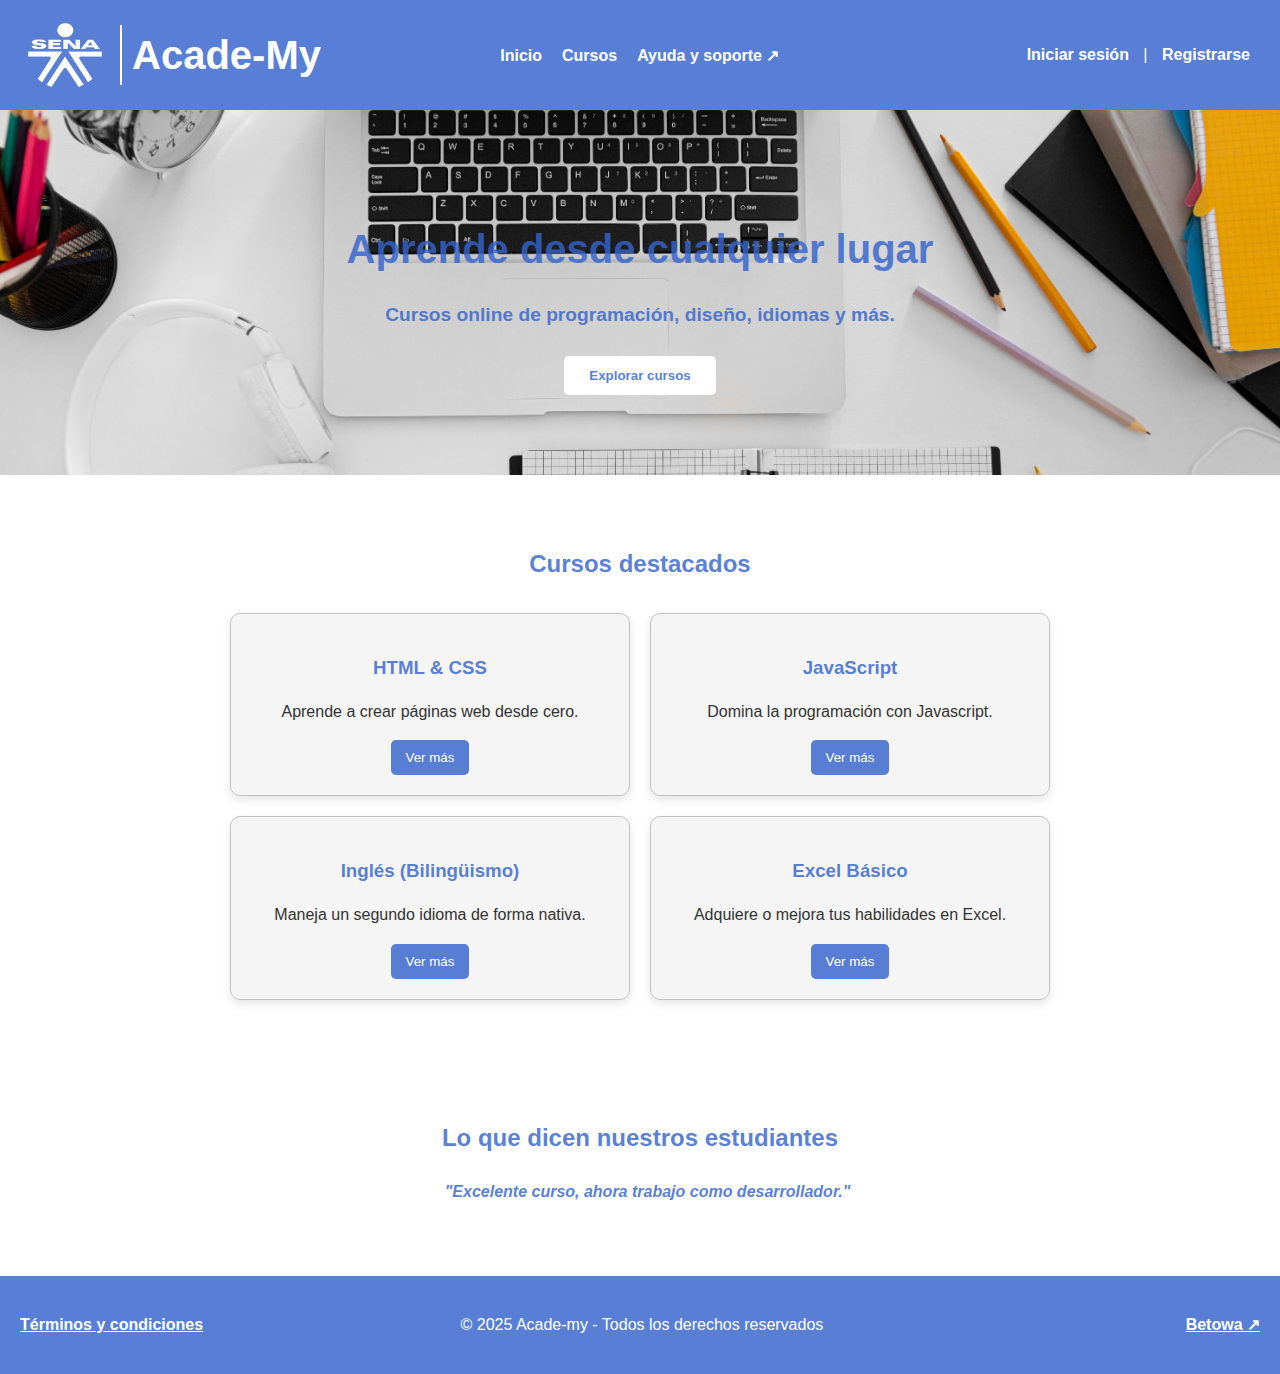
<file: HTML/index.html>
<!DOCTYPE html>
<html lang="es">
<head>
    <meta charset="UTF-8">
    <meta name="viewport" content="width=device-width, initial-scale=1.0">
    <link rel="icon" href="/IMG/logosena.png" type="image/png"> <!-- Este es el ícono pequeño que aparece al lado del nombre de la página en la pestaña del navegador.-->
    <title>Acade-My - Plataforma de cursos Sena</title>
    <link rel="stylesheet" href="/CSS/index.css"> <!-- CSS principal-->
    <link rel="stylesheet" href="/CSS/header.css"> <!-- header global-->
    <link rel="stylesheet" href="/CSS/footer.css"> <!-- footer global-->
</head>
<body>

    <!-- Header -->
    <header>
        <div class="logo-contenedor">
            <img src="/IMG/logosena.png" alt="img" width="90" height="80">
            <div class="barra"></div>
            <div class="nombre">Acade-My</div>
        </div>

        <nav>
            <ul class="menu">
                <li><a href="/HTML/index.html">Inicio</a></li>
                <li><a href="https://betowa.sena.edu.co/oferta?modality=A&modality=P">Cursos</a></li>
                <li><a href="https://portal.senasofiaplus.edu.co/">Ayuda y soporte ↗</a></li> <!--Redirige a SofíaPlus-->
            </ul>
        </nav>
        
        <div class="reg">
            <a href="/HTML/log.html">Iniciar sesión</a> | <a href="/HTML/reg.html">Registrarse</a>
        </div>
    </header>

    <!-- Banner -->
    <main>
        <section class="banner">
            <h1>Aprende desde cualquier lugar</h1>
            <p>Cursos online de programación, diseño, idiomas y más.</p>
            <a href="https://betowa.sena.edu.co/oferta?modality=A&modality=P"><button>Explorar cursos</button></a>
        </section>
        
        <!-- Catálogo -->
        <section class="cursos">
            <h2>Cursos destacados</h2>
            <div class="lista-cursos">
                <article class="curso">
                    <h3>HTML & CSS</h3>
                    <p>Aprende a crear páginas web desde cero.</p>
                    <a href="/HTML/html-css.html"></href><button>Ver más</button></a>
                </article>
                <article class="curso">
                    <h3>JavaScript</h3>
                    <p>Domina la programación con Javascript.</p>
                    <a href="/HTML/javascript.html"></href><button>Ver más</button></a>
                </article>
                <article class="curso">
                    <h3>Inglés (Bilingüismo)</h3>
                    <p>Maneja un segundo idioma de forma nativa.</p>
                    <a href="/HTML/ingles.html"></href><button>Ver más</button></a>
                </article>
                <article class="curso">
                    <h3>Excel Básico</h3>
                    <p>Adquiere o mejora tus habilidades en Excel.</p>
                    <a href="/HTML/excel.html"></href><button>Ver más</button></a>
            </div>
        </section>

        <!-- Testimonios -->
        <section class="testimonios">
            <h2>Lo que dicen nuestros estudiantes</h2>
            <h4>"Excelente curso, ahora trabajo como desarrollador."</h4>
        </section>
    </main>
    <!-- Footer -->
    <footer>
        <nav>
            <a href="/HTML/terms.html">Términos y condiciones</a>
            <p>&copy; 2025 Acade-my - Todos los derechos reservados</p>
            <a href="https://betowa.sena.edu.co/">Betowa ↗</a> <!--Redirige a la página Betowa-->
        </nav>
    </footer>
    
</body>
</html>
</file>
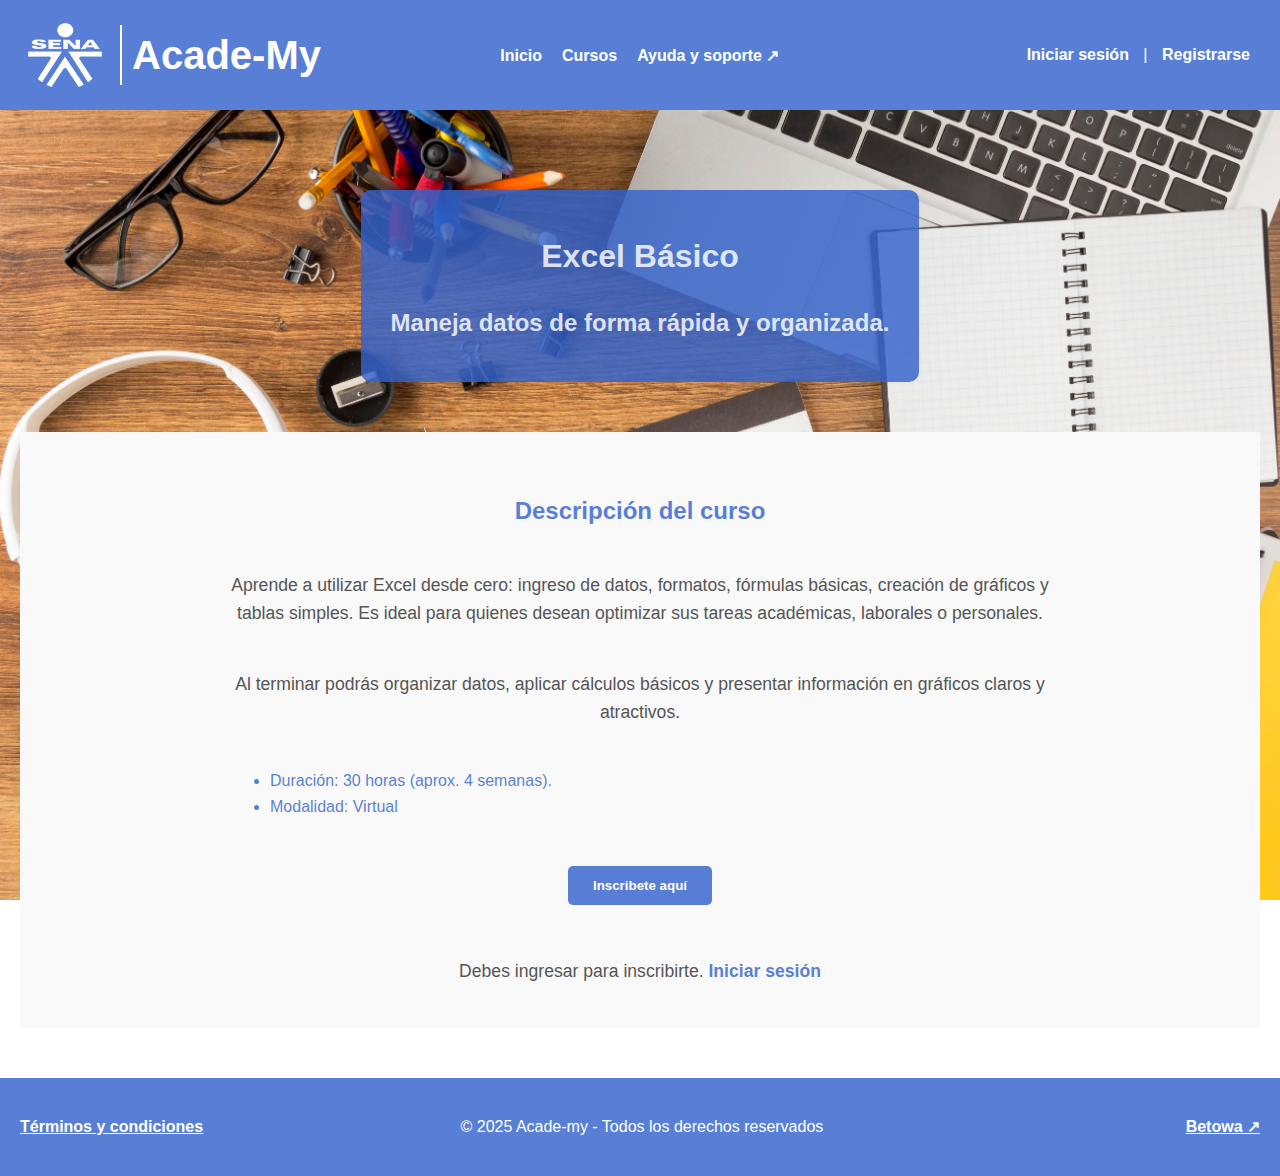
<file: HTML/excel.html>
<!DOCTYPE html>
<html lang="en">
<head>
    <meta charset="UTF-8">
    <meta name="viewport" content="width=device-width, initial-scale=1.0">
    <title>Excel - Información</title>
    <link rel="icon" href="/IMG/logosena.png" type="image/png">
    <link rel="stylesheet" href="/CSS/all-cursos.css"> <!-- Global de cursos-->
    <link rel="stylesheet" href="/CSS/header.css"> <!-- Header global-->
    <link rel="stylesheet" href="/CSS/footer.css"> <!-- Footer global-->
</head>
<body>

    <!-- Header -->
    <header>
        <div class="logo-contenedor">
            <img src="/IMG/logosena.png" alt="img" width="90" height="80">
            <div class="barra"></div>
            <div class="nombre">Acade-My</div>
        </div>

        <nav>
            <ul class="menu">
                <li><a href="/HTML/index.html">Inicio</a></li>
                <li><a href="/HTML/cursos.html">Cursos</a></li>
                <li><a href="https://portal.senasofiaplus.edu.co/">Ayuda y soporte ↗</a></li> <!--Redirige a SofíaPlus-->
            </ul>
        </nav>

        <div class="reg">
            <a href="/HTML/log.html">Iniciar sesión</a> | <a href="/HTML/reg.html">Registrarse</a>
        </div>
    </header>

    <!-- Contenido/Descripción del curso-->
    <main class="bannerCursos">
        <div class="padre">
            <section class="banner">
                <h1>Excel Básico</h1>
                <h2>Maneja datos de forma rápida y organizada.</h2>
            </section>

            <section class="descripcion">
            <div class="box-descripcion">
                <h2>Descripción del curso</h2>
                <p>Aprende a utilizar Excel desde cero: ingreso de datos, formatos, 
                fórmulas básicas, creación de gráficos y tablas simples. Es ideal
                para quienes desean optimizar sus tareas académicas, laborales o personales.</p>
                <p>Al terminar podrás organizar datos, aplicar cálculos básicos y presentar 
                información en gráficos claros y atractivos.</p>

                <ul>
                    <li><a>Duración: 30 horas (aprox. 4 semanas).</a></li>
                    <li><a>Modalidad: Virtual</a></li>
                </ul>
                
                <form action="/HTML/log.html" method="">
                <button type="submit">Inscribete aquí<a href="/HTML/log.html"></a></button></form>
                <p>Debes ingresar para inscribirte. <a href="/HTML/log.html"> Iniciar sesión</a></p>
            </div>  
            </section>
        </div>
    </main>

    <!-- Footer -->
    <footer>
        <nav>
            <a href="/HTML/terms.html">Términos y condiciones</a>
            <p>&copy; 2025 Acade-my - Todos los derechos reservados</p>
            <a href="https://betowa.sena.edu.co/">Betowa ↗</a> <!--Redirige a la página Betowa-->
        </nav>
    </footer>

</body>
</html>
</file>
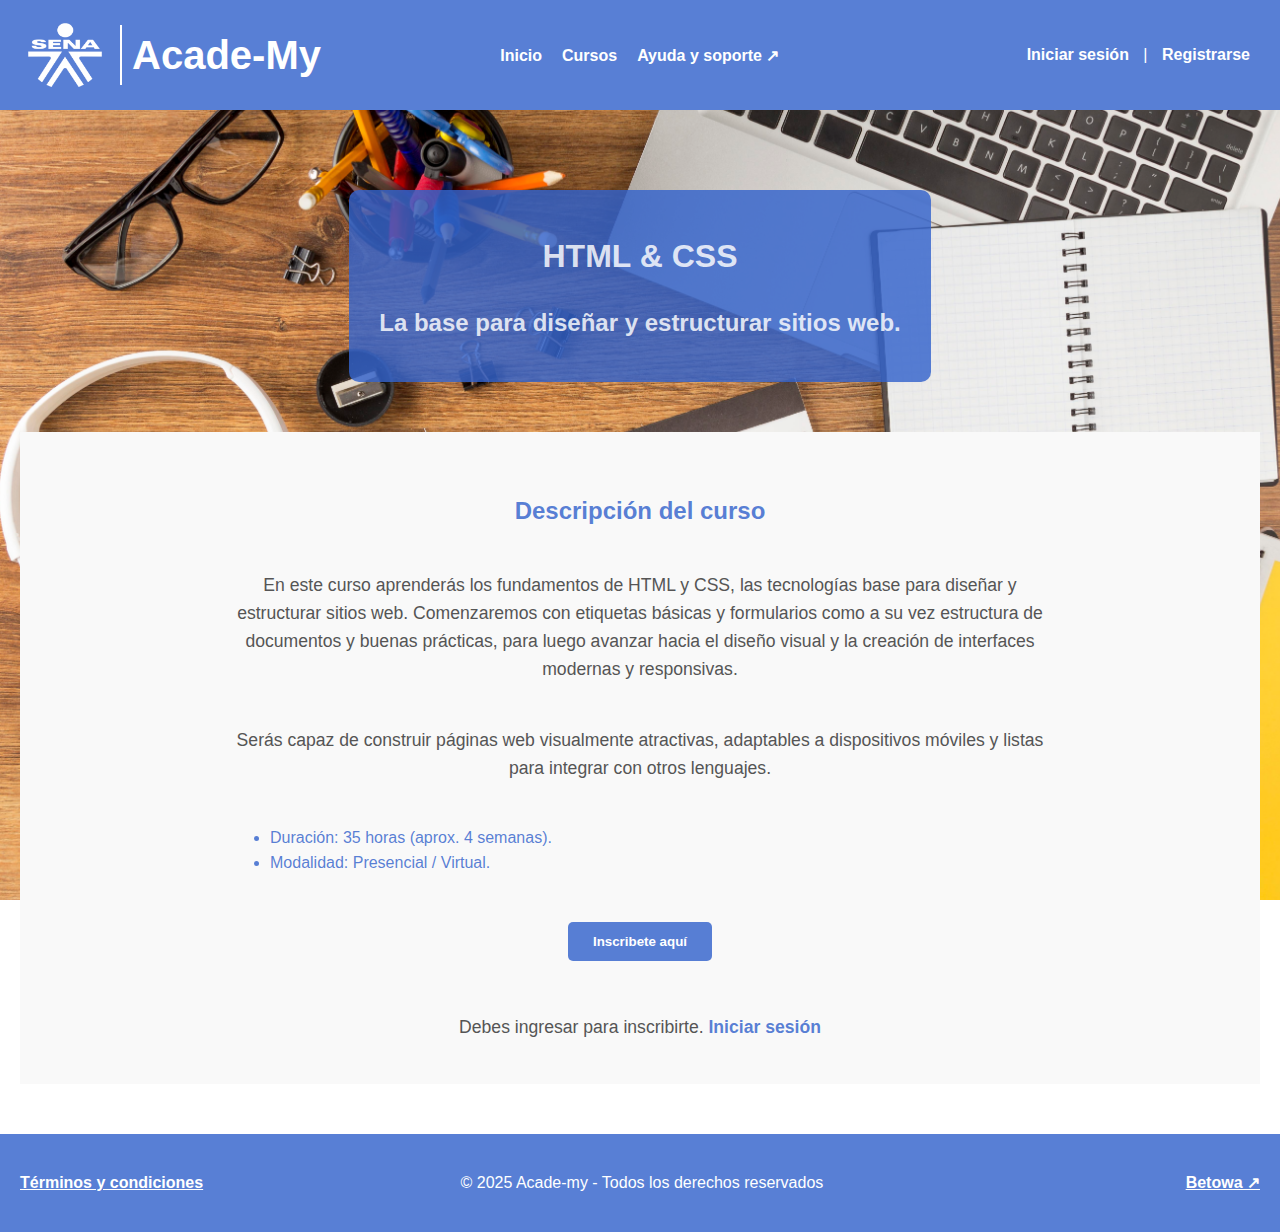
<file: HTML/html-css.html>
<!DOCTYPE html>
<html lang="en">
<head>
    <meta charset="UTF-8">
    <meta name="viewport" content="width=device-width, initial-scale=1.0">
    <title>HTML & CSS - Información</title>
    <link rel="icon" href="/IMG/logosena.png" type="image/png">
    <link rel="stylesheet" href="/CSS/all-cursos.css"> <!-- Global de cursos-->
    <link rel="stylesheet" href="/CSS/header.css"> <!-- Header global-->
    <link rel="stylesheet" href="/CSS/footer.css"> <!-- Footer global-->
</head>
<body>

    <!-- Header -->
    <header>
        <div class="logo-contenedor">
            <img src="/IMG/logosena.png" alt="img" width="90" height="80">
            <div class="barra"></div>
            <div class="nombre">Acade-My</div>
        </div>

        <nav>
            <ul class="menu">
                <li><a href="/HTML/index.html">Inicio</a></li>
                <li><a href="/HTML/cursos.html">Cursos</a></li>
                <li><a href="https://portal.senasofiaplus.edu.co/">Ayuda y soporte ↗</a></li> <!--Redirige a SofíaPlus-->
            </ul>
        </nav>

        <div class="reg">
            <a href="/HTML/log.html">Iniciar sesión</a> | <a href="/HTML/reg.html">Registrarse</a>
        </div>
    </header>

    <!-- Contenido/Descripción del curso-->
    <main class="bannerCursos">
        <div class="padre">
            <section class="banner">
                <h1>HTML & CSS</h1>
                <h2>La base para diseñar y estructurar sitios web.</h2>
            </section>

            <section class="descripcion">
            <div class="box-descripcion">
                <h2>Descripción del curso</h2>
                <p>
                En este curso aprenderás los fundamentos de HTML y CSS, las
                tecnologías base para diseñar y estructurar sitios web. Comenzaremos
                con etiquetas básicas y formularios como a su vez 
                estructura de documentos y buenas prácticas,
                para luego avanzar hacia el diseño visual y la creación de interfaces
                modernas y responsivas.
                </p>
                <p>Serás capaz de construir páginas web visualmente atractivas, adaptables a dispositivos móviles y listas para integrar con otros lenguajes.</p>
                
                <ul>
                    <li><a>Duración: 35 horas (aprox. 4 semanas).</a></li>
                    <li><a>Modalidad: Presencial / Virtual.</a></li>
                </ul>
                
                <form action="/HTML/log.html" method="">
                <button type="submit">Inscribete aquí<a href="/HTML/log.html"></a></button></form>
                <p>Debes ingresar para inscribirte. <a href="/HTML/log.html"> Iniciar sesión</a></p>
            </div>  
            </section>
        </div>
    </main>

    <!-- Footer -->
    <footer>
        <nav>
            <a href="/HTML/terms.html">Términos y condiciones</a>
            <p>&copy; 2025 Acade-my - Todos los derechos reservados</p>
            <a href="https://betowa.sena.edu.co/">Betowa ↗</a> <!--Redirige a la página Betowa-->
        </nav>
    </footer>

</body>
</html>
</file>
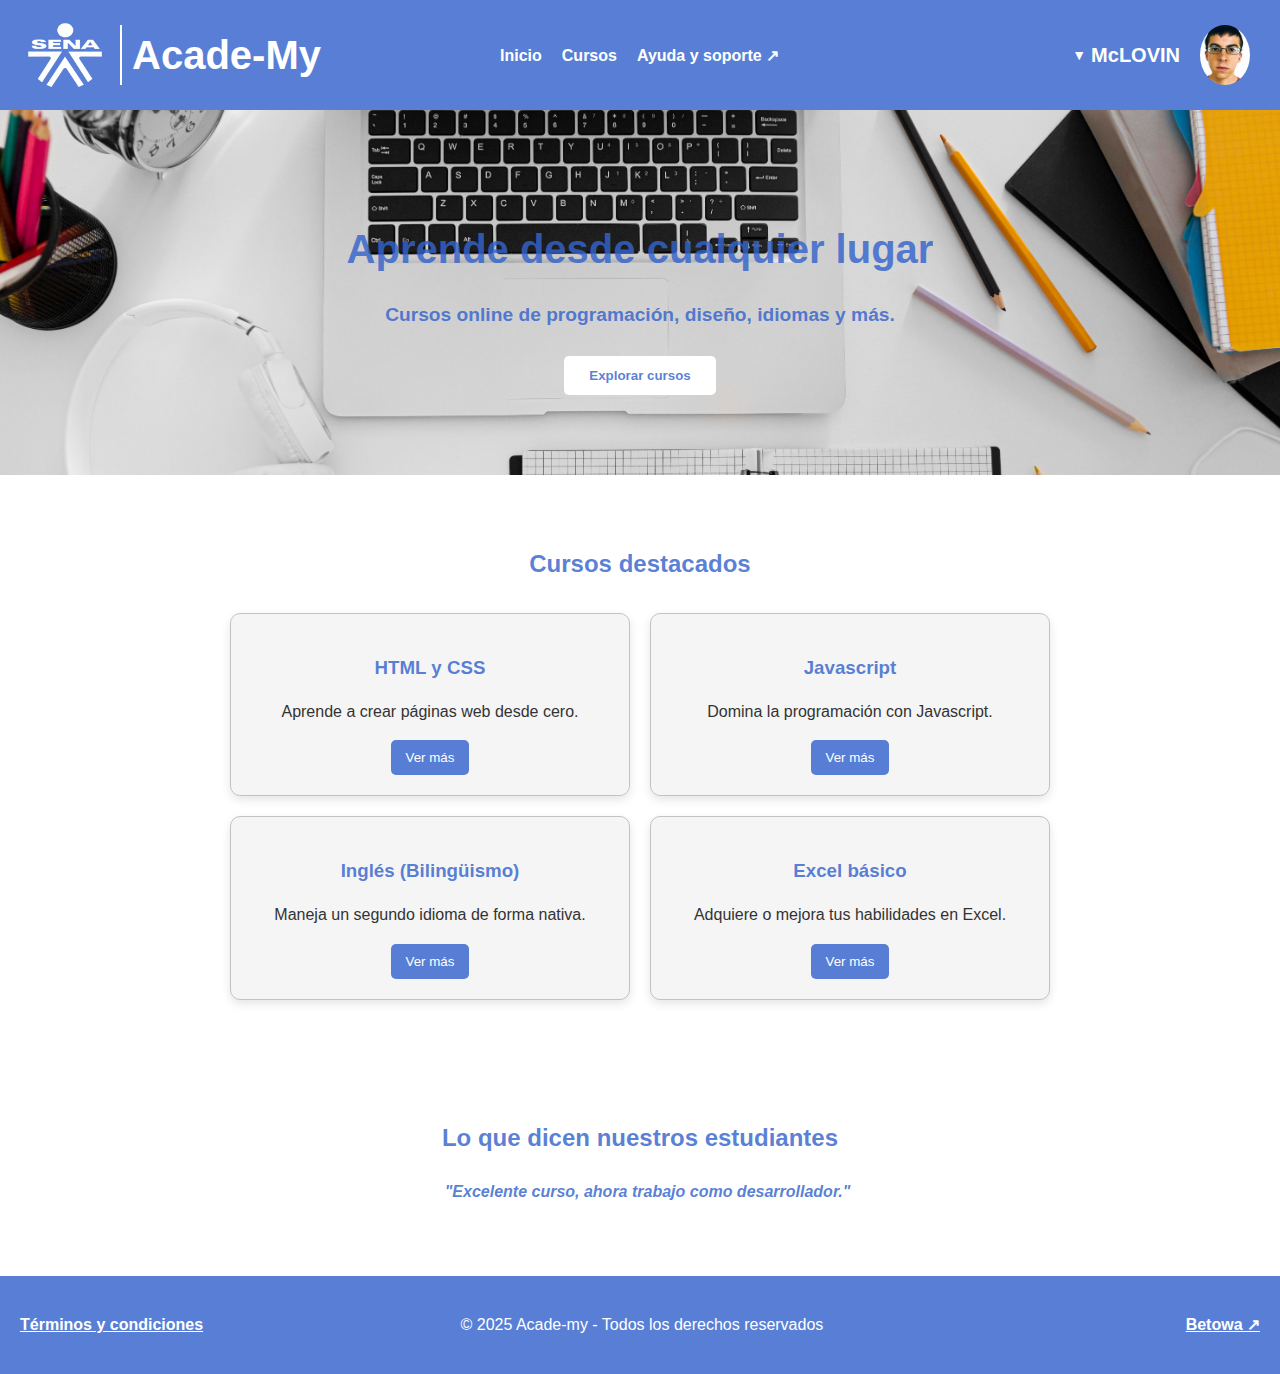
<file: HTML/index-2.html>
<!DOCTYPE html>
<html lang="es">
<head>
    <meta charset="UTF-8">
    <meta name="viewport" content="width=device-width, initial-scale=1.0">
    <link rel="icon" href="/IMG/logosena.png" type="image/png"> <!-- Este es el ícono pequeño que aparece al lado del nombre de la página en la pestaña del navegador.-->
    <title>Acade-My - Plataforma de cursos Sena</title>
    <link rel="stylesheet" href="/CSS/index.css"> <!-- CSS principal-->
    <link rel="stylesheet" href="/CSS/header.css"> <!-- header global-->
    <link rel="stylesheet" href="/CSS/footer.css"> <!-- footer global-->
</head>
<body>

    <!-- Header -->
    <header>
        <div class="logo-contenedor">
            <img src="/IMG/logosena.png" alt="img" width="90" height="80">
            <div class="barra"></div>
            <div class="nombre">Acade-My</div>
        </div>

        <nav>
            <ul class="menu">
                <li><a href="/HTML/index-2.html">Inicio</a></li>
                <li><a href="https://betowa.sena.edu.co/oferta?modality=A&modality=P">Cursos</a></li>
                <li><a href="https://portal.senasofiaplus.edu.co/">Ayuda y soporte ↗</a></li> <!--Redirige a SofíaPlus-->
            </ul>
        </nav>

        <div class="user">
            <div class="dropdown">
                <span class="username"><span class="arrow">▼</span>McLOVIN</span>
                <ul class="menu-drop">
                    <li><a href="?">Editar información</a></li> <!-- Como pa' qué-->
                    <li><a href="/HTML/index.html">Cerrar sesión</a></li>
                </ul>
            </div>
            
            <img src="/IMG/McLOVIN.png" alt="avatar" width="50" height="60">
        </div>
    </header>

    <!-- Banner -->
    <main>
        <section class="banner">
            <h1>Aprende desde cualquier lugar</h1>
            <p>Cursos online de programación, diseño, idiomas y más.</p>
            <a href="https://betowa.sena.edu.co/oferta?modality=A&modality=P"><button>Explorar cursos</button></a>
        </section>
        
        <!-- Catálogo -->
        <section class="cursos">
            <h2>Cursos destacados</h2>
            <div class="lista-cursos">
                <article class="curso">
                    <h3>HTML y CSS</h3>
                    <p>Aprende a crear páginas web desde cero.</p>
                    <a href="/HTML/index-2/html-css-2.html"></href><button>Ver más</button></a>
                </article>

                <article class="curso">
                    <h3>Javascript</h3>
                    <p>Domina la programación con Javascript.</p>
                    <a href="/HTML/index-2/javascript-2.html"></href><button>Ver más</button></a>
                </article>

                <article class="curso">
                    <h3>Inglés (Bilingüismo)</h3>
                    <p>Maneja un segundo idioma de forma nativa.</p>
                    <a href="/HTML/index-2/ingles-2.html"></href><button>Ver más</button></a>
                </article>

                <article class="curso">
                    <h3>Excel básico</h3>
                    <p>Adquiere o mejora tus habilidades en Excel.</p>
                    <a href="/HTML/index-2/excel-2.html"></href><button>Ver más</button></a>
                </article>
            </div>
        </section>

        <!-- Testimonios -->
        <section class="testimonios">
            <h2>Lo que dicen nuestros estudiantes</h2>
            <h4>"Excelente curso, ahora trabajo como desarrollador."</h4>
        </section>
    </main>

    <!-- Footer -->
    <footer>
        <nav>
            <a href="/HTML/index-2/terms-2.html">Términos y condiciones</a>
            <p>&copy; 2025 Acade-my - Todos los derechos reservados</p>
            <a href="https://betowa.sena.edu.co/">Betowa ↗</a> <!--Redirige a la página Betowa-->
        </nav>
    </footer>
</body>
</html>
</file>
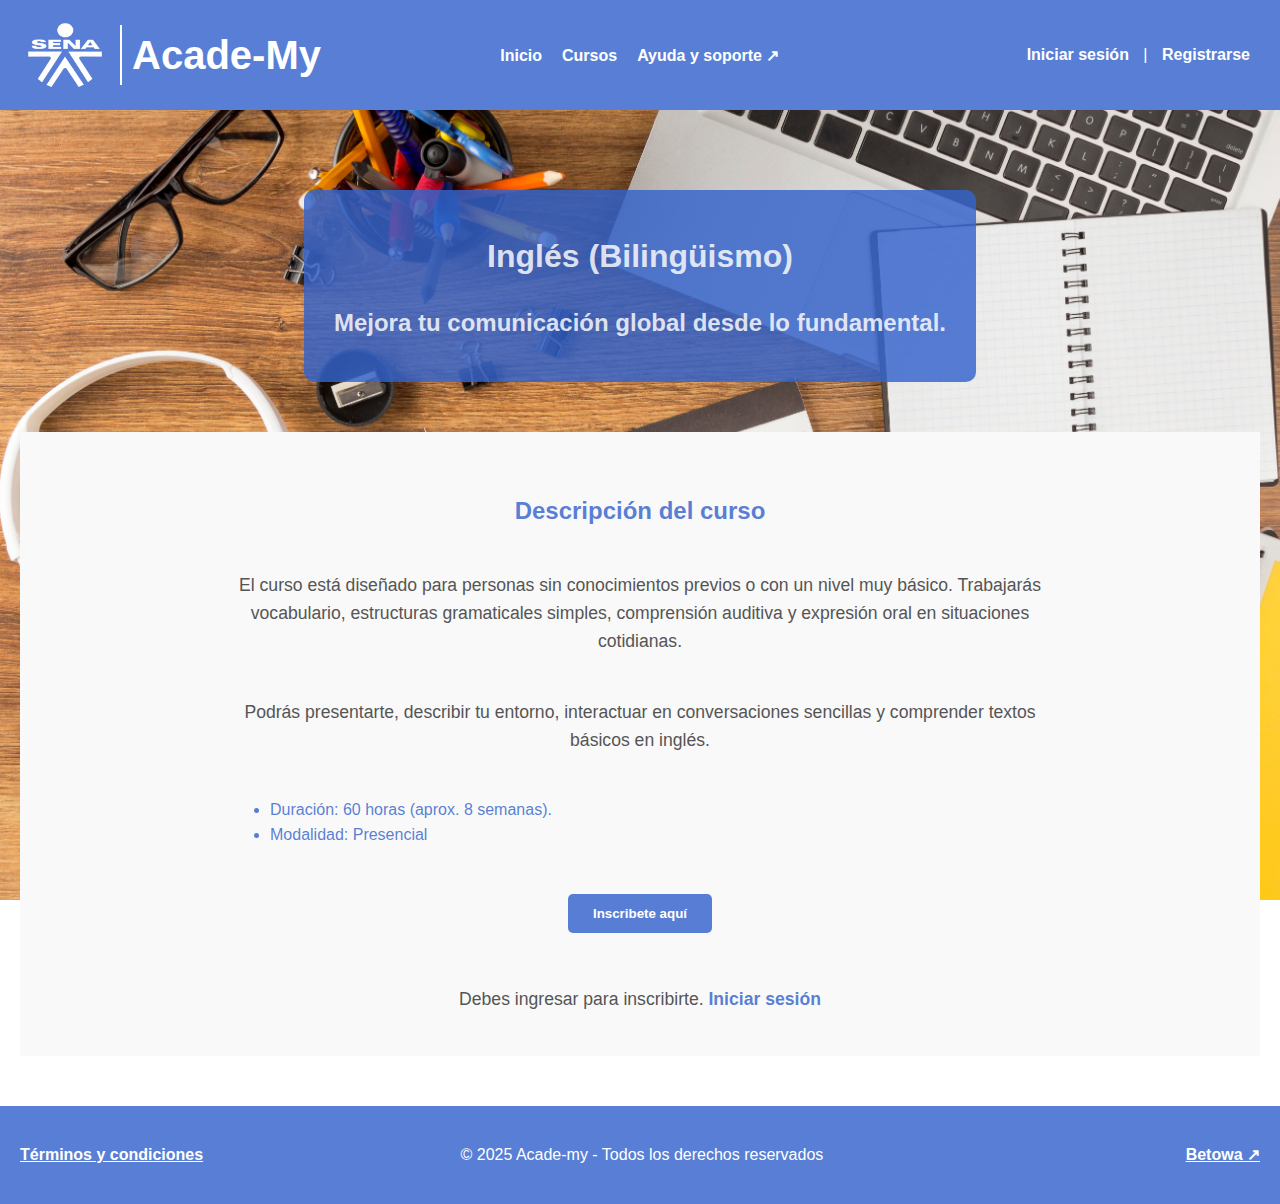
<file: HTML/ingles.html>
<!DOCTYPE html>
<html lang="en">
<head>
    <meta charset="UTF-8">
    <meta name="viewport" content="width=device-width, initial-scale=1.0">
    <title>Inglés - Información</title>
    <link rel="icon" href="/IMG/logosena.png" type="image/png">
    <link rel="stylesheet" href="/CSS/all-cursos.css"> <!-- Global de cursos-->
    <link rel="stylesheet" href="/CSS/header.css"> <!-- Header global-->
    <link rel="stylesheet" href="/CSS/footer.css"> <!-- Footer global-->
</head>
<body>

    <!-- Header -->
    <header>
        <div class="logo-contenedor">
            <img src="/IMG/logosena.png" alt="img" width="90" height="80">
            <div class="barra"></div>
            <div class="nombre">Acade-My</div>
        </div>

        <nav>
            <ul class="menu">
                <li><a href="/HTML/index.html">Inicio</a></li>
                <li><a href="/HTML/cursos.html">Cursos</a></li>
                <li><a href="https://portal.senasofiaplus.edu.co/">Ayuda y soporte ↗</a></li> <!--Redirige a SofíaPlus-->
            </ul>
        </nav>

        <div class="reg">
            <a href="/HTML/log.html">Iniciar sesión</a> | <a href="/HTML/reg.html">Registrarse</a>
        </div>
    </header>

    <!-- Contenido/Descripción del curso-->
    <main class="bannerCursos">
        <div class="padre">
            <section class="banner">
                <h1>Inglés (Bilingüismo)</h1>
                <h2>Mejora tu comunicación global desde lo fundamental.</h2>
            </section>

            <section class="descripcion">
            <div class="box-descripcion">
                <h2>Descripción del curso</h2>
                <p>El curso está diseñado para personas sin conocimientos previos o con un nivel muy básico.
                Trabajarás vocabulario, estructuras gramaticales simples, comprensión auditiva y expresión 
                oral en situaciones cotidianas.</p>
                <p>Podrás presentarte, describir tu entorno, interactuar en conversaciones sencillas y 
                comprender textos básicos en inglés.</p>
                <ul>
                    <li><a>Duración: 60 horas (aprox. 8 semanas).</a></li>
                    <li><a>Modalidad: Presencial</a></li>
                </ul>

                <form action="/HTML/log.html" method="">
                <button type="submit">Inscribete aquí<a href="/HTML/log.html"></a></button></form>
                <p>Debes ingresar para inscribirte. <a href="/HTML/log.html"> Iniciar sesión</a></p>
            </div>  
            </section>
        </div>
    </main>

    <!-- Footer -->
    <footer>
        <nav>
            <a href="/HTML/terms.html">Términos y condiciones</a>
            <p>&copy; 2025 Acade-my - Todos los derechos reservados</p>
            <a href="https://betowa.sena.edu.co/">Betowa ↗</a> <!--Redirige a la página Betowa-->
        </nav>
    </footer>

</body>
</html>
</file>
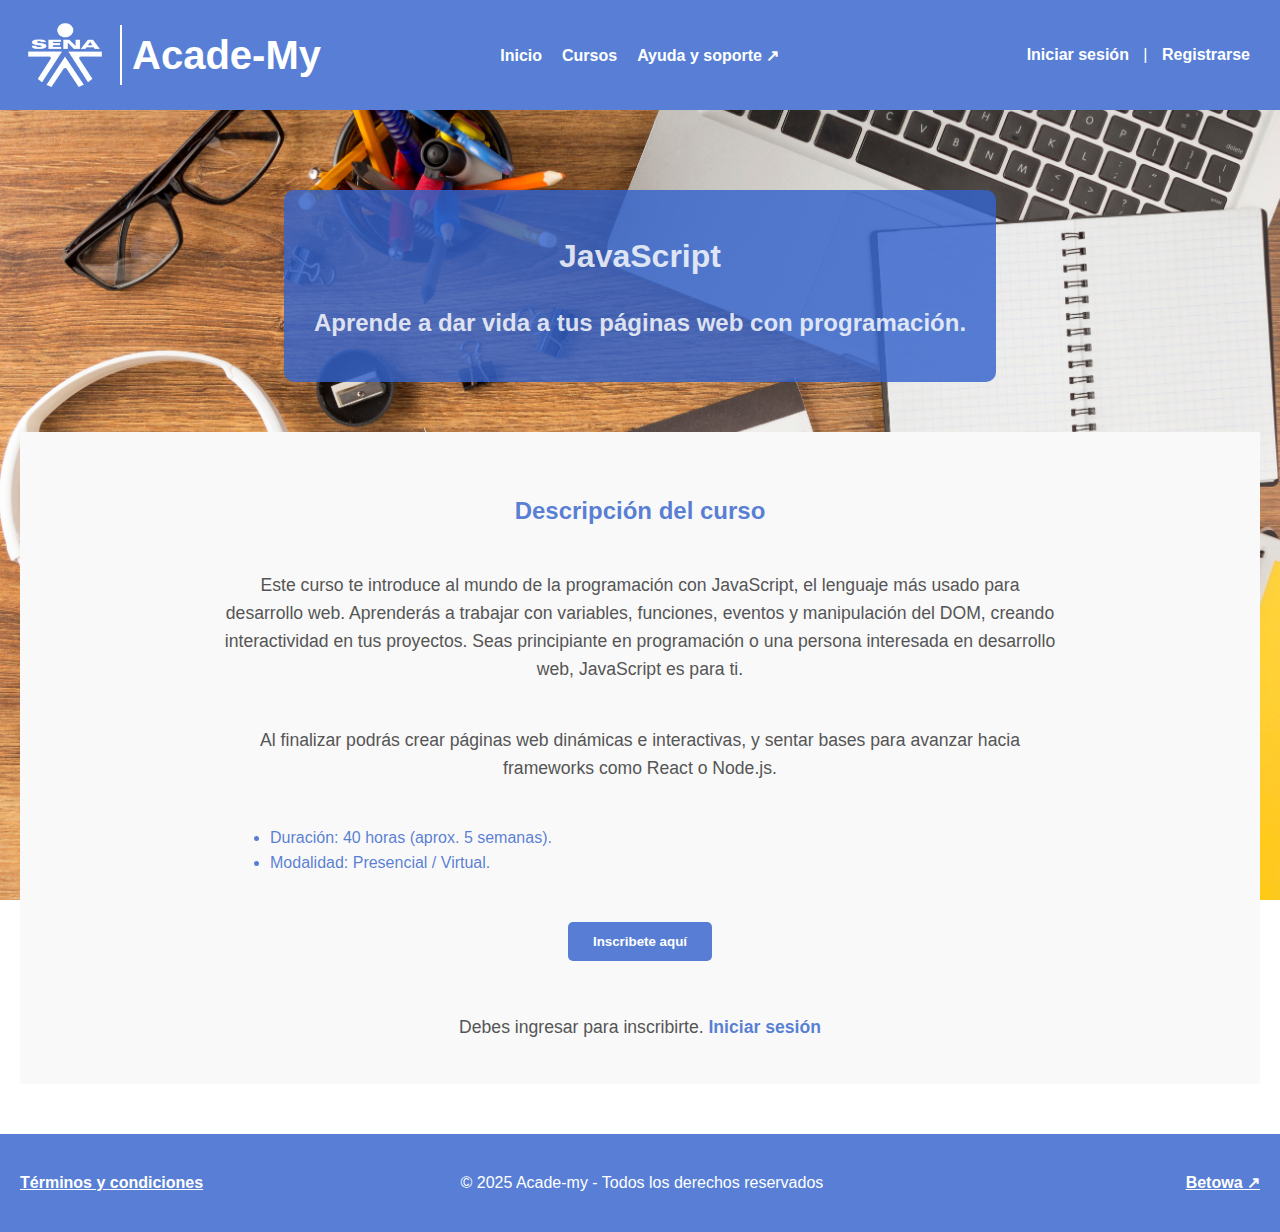
<file: HTML/javascript.html>
<!DOCTYPE html>
<html lang="en">
<head>
    <meta charset="UTF-8">
    <meta name="viewport" content="width=device-width, initial-scale=1.0">
    <title>JavaScript - Información</title>
    <link rel="icon" href="/IMG/logosena.png" type="image/png">
    <link rel="stylesheet" href="/CSS/all-cursos.css"> <!-- Global de cursos-->
    <link rel="stylesheet" href="/CSS/header.css"> <!-- Header global-->
    <link rel="stylesheet" href="/CSS/footer.css"> <!-- Footer global-->
</head>
<body>

    <!-- Header -->
    <header>
        <div class="logo-contenedor">
            <img src="/IMG/logosena.png" alt="img" width="90" height="80">
            <div class="barra"></div>
            <div class="nombre">Acade-My</div>
        </div>

        <nav>
            <ul class="menu">
                <li><a href="/HTML/index.html">Inicio</a></li>
                <li><a href="/HTML/cursos.html">Cursos</a></li>
                <li><a href="https://portal.senasofiaplus.edu.co/">Ayuda y soporte ↗</a></li> <!--Redirige a SofíaPlus-->
            </ul>
        </nav>

        <div class="reg">
            <a href="/HTML/log.html">Iniciar sesión</a> | <a href="/HTML/reg.html">Registrarse</a>
        </div>
    </header>

    <!-- Contenido/Descripción del curso-->
    <main class="bannerCursos">
        <div class="padre">
            <section class="banner">
                <h1>JavaScript</h1>
                <h2>Aprende a dar vida a tus páginas web con programación.</h2>
            </section>

            <section class="descripcion">
            <div class="box-descripcion">
                <h2>Descripción del curso</h2>
                <p>Este curso te introduce al mundo de la programación con JavaScript, el lenguaje más usado para desarrollo web. Aprenderás a trabajar con variables, funciones, eventos y manipulación del DOM, creando interactividad en tus proyectos.
                Seas principiante en programación o una persona interesada en desarrollo web, JavaScript es para ti.</p>
                <p>Al finalizar podrás crear páginas web dinámicas e interactivas, y sentar bases para avanzar hacia frameworks como React o Node.js.</p>
                
                <ul>
                    <li><a>Duración: 40 horas (aprox. 5 semanas).</a></li>
                    <li><a>Modalidad: Presencial / Virtual.</a></li>
                </ul>

                <form action="/HTML/log.html" method="">
                <button type="submit">Inscribete aquí<a href="/HTML/log.html"></a></button></form>
                <p>Debes ingresar para inscribirte. <a href="/HTML/log.html"> Iniciar sesión</a></p>
            </div>  
            </section>
        </div>
    </main>

    <!-- Footer -->
    <footer>
        <nav>
            <a href="/HTML/terms.html">Términos y condiciones</a>
            <p>&copy; 2025 Acade-my - Todos los derechos reservados</p>
            <a href="https://betowa.sena.edu.co/">Betowa ↗</a> <!--Redirige a la página Betowa-->
        </nav>
    </footer>

</body>
</html>
</file>
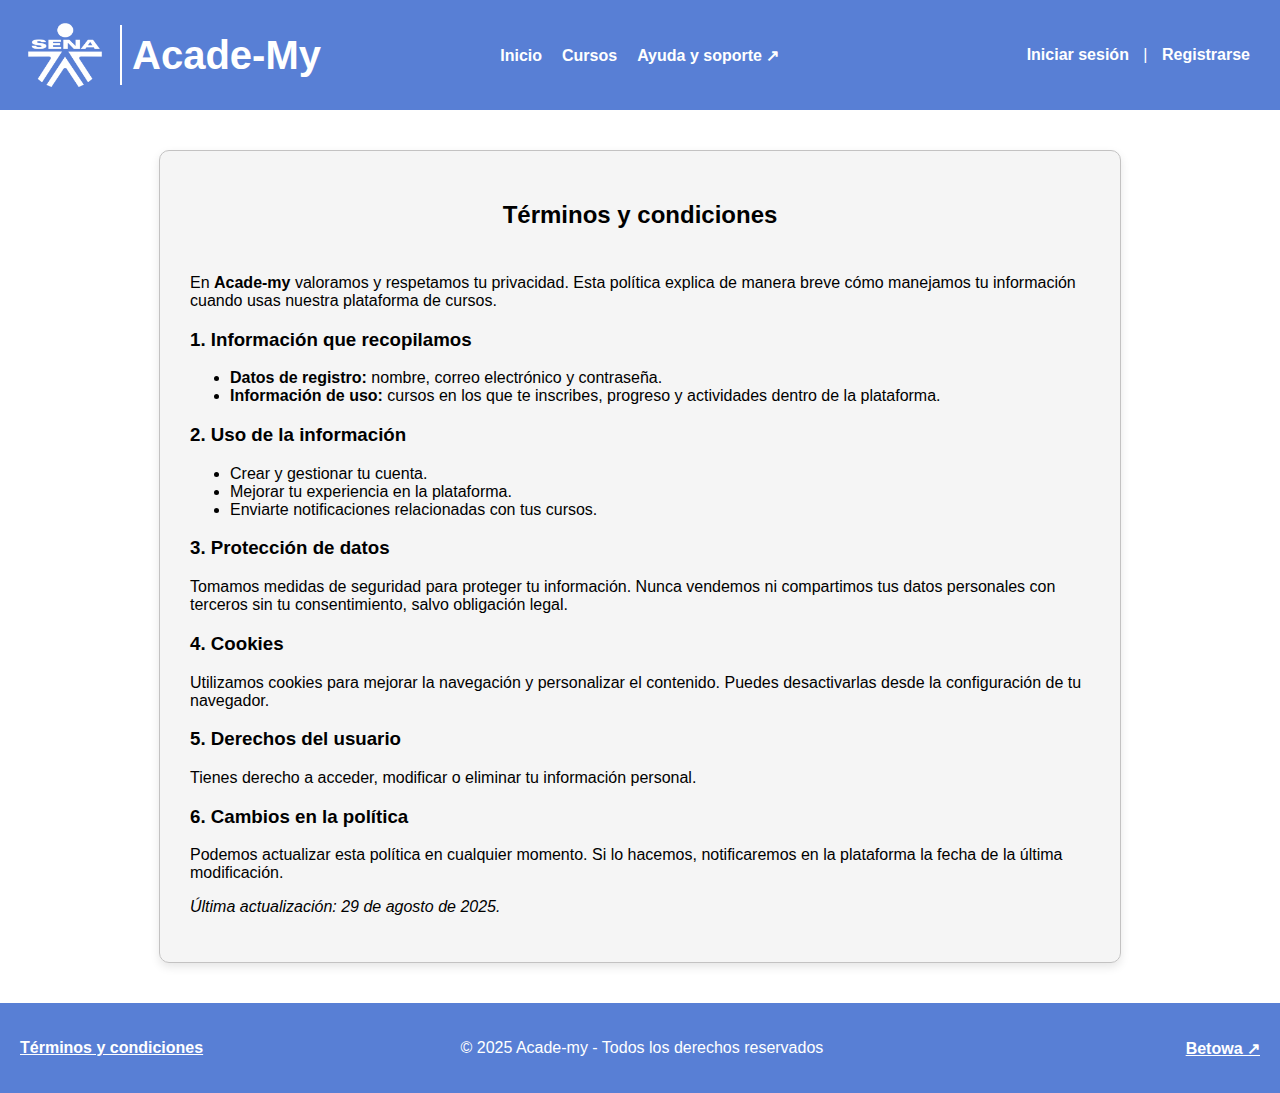
<file: HTML/terms.html>
<!DOCTYPE html>
<html lang="en">
<head>
    <meta charset="UTF-8">
    <meta name="viewport" content="width=device-width, initial-scale=1.0">
    <title>Términos y Condiciones</title>
    <link rel="icon" href="/IMG/logosena.png" type="image/png">
    <link rel="stylesheet" href="/CSS/terms.css">
    <link rel="stylesheet" href="/CSS/header.css">
    <link rel="stylesheet" href="/CSS/footer.css">
</head>
<body>
    
    <!-- Header-->
    <header>
        <div class="logo-contenedor">
            <img src="/IMG/logosena.png" alt="img" width="90" height="80">
            <div class="barra"></div>
            <div class="nombre">Acade-My</div>
        </div>
        <nav>
            <ul class="menu">
                <li><a href="/HTML/index.html">Inicio</a></li>
                <li><a href="/HTML/cursos.html">Cursos</a></li>
                <li><a href="https://portal.senasofiaplus.edu.co/">Ayuda y soporte ↗</a></li> <!--Redirige a SofíaPlus-->
            </ul>
        </nav>
        <div class="reg">
            <a href="/HTML/log.html">Iniciar sesión</a> | <a href="/HTML/reg.html">Registrarse</a>
        </div>
    </header>

    <!-- Texto / Términos -->
    <main>
        <section class="terms">
            <div class="text_terms">
                <h2>Términos y condiciones</h2>
                <p>En <strong>Acade-my</strong> valoramos y respetamos tu privacidad. Esta política explica de manera breve cómo manejamos tu información cuando usas nuestra plataforma de cursos.</p>
                <h3>1. Información que recopilamos</h3>
                <ul>
                    <li><strong>Datos de registro:</strong> nombre, correo electrónico y contraseña.</li>
                    <li><strong>Información de uso:</strong> cursos en los que te inscribes, progreso y actividades dentro de la plataforma.</li>
                </ul>

                <h3>2. Uso de la información</h3>
                <ul>
                    <li>Crear y gestionar tu cuenta.</li>
                    <li>Mejorar tu experiencia en la plataforma.</li>
                    <li>Enviarte notificaciones relacionadas con tus cursos.</li>
                </ul>

                <h3>3. Protección de datos</h3>
                <p>Tomamos medidas de seguridad para proteger tu información. Nunca vendemos ni compartimos tus datos personales con terceros sin tu consentimiento, salvo obligación legal.</p>

                <h3>4. Cookies</h3>
                <p>Utilizamos cookies para mejorar la navegación y personalizar el contenido. Puedes desactivarlas desde la configuración de tu navegador.</p>

                <h3>5. Derechos del usuario</h3>
                <p>Tienes derecho a acceder, modificar o eliminar tu información personal.</p>

                <h3>6. Cambios en la política</h3>
                <p>Podemos actualizar esta política en cualquier momento. Si lo hacemos, notificaremos en la plataforma la fecha de la última modificación.</p>
                <p><em>Última actualización: 29 de agosto de 2025.</em></p>
            </div>
        </section>
    </main>

    <!-- Footer-->
    <footer>
        <nav>
            <a href="/HTML/terms.html">Términos y condiciones</a>
            <p>&copy; 2025 Acade-my - Todos los derechos reservados</p>
            <a href="https://betowa.sena.edu.co/">Betowa ↗</a> <!--Redirige a la página Betowa-->
        </nav>
    </footer>
</body>
</html>
</file>
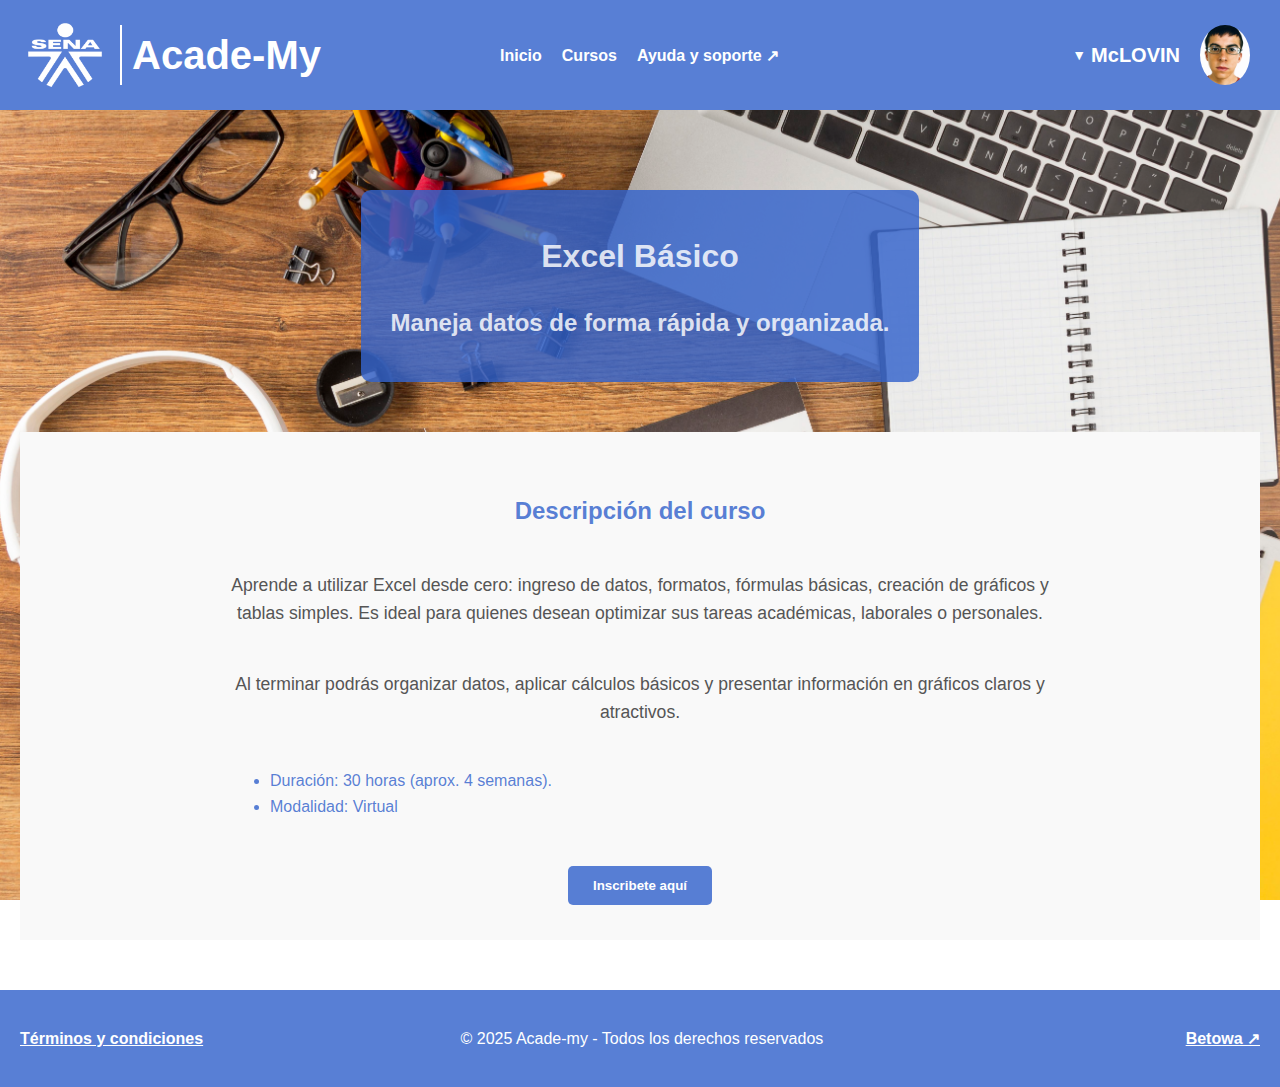
<file: HTML/index-2/excel-2.html>
<!DOCTYPE html>
<html lang="en">
<head>
    <meta charset="UTF-8">
    <meta name="viewport" content="width=device-width, initial-scale=1.0">
    <title>Excel - Información</title>
    <link rel="icon" href="/IMG/logosena.png" type="image/png">
    <link rel="stylesheet" href="/CSS/all-cursos.css"> <!-- Global de cursos-->
    <link rel="stylesheet" href="/CSS/header.css"> <!-- Header global-->
    <link rel="stylesheet" href="/CSS/footer.css"> <!-- Footer global-->
</head>
<body>

    <!-- Header -->
    <header>
        <div class="logo-contenedor">
            <img src="/IMG/logosena.png" alt="img" width="90" height="80">
            <div class="barra"></div>
            <div class="nombre">Acade-My</div>
        </div>

        <nav>
            <ul class="menu">
                <li><a href="/HTML/index-2.html">Inicio</a></li>
                <li><a href="https://betowa.sena.edu.co/oferta?modality=A&modality=P">Cursos</a></li>
                <li><a href="https://portal.senasofiaplus.edu.co/">Ayuda y soporte ↗</a></li> <!--Redirige a SofíaPlus-->
            </ul>
        </nav>

        <div class="user">
            <div class="dropdown">
                <span class="username"><span class="arrow">▼</span>McLOVIN</span>
                <ul class="menu-drop">
                    <li><a href="?">Editar información</a></li> <!-- Como pa' qué-->
                    <li><a href="/HTML/index.html">Cerrar sesión</a></li>
                </ul>
            </div>
            
            <img src="/IMG/McLOVIN.png" alt="avatar" width="50" height="60">
        </div>
    </header>

    <!-- Contenido/Descripción del curso-->
    <main class="bannerCursos">
        <div class="padre">
            <section class="banner">
                <h1>Excel Básico</h1>
                <h2>Maneja datos de forma rápida y organizada.</h2>
            </section>

            <section class="descripcion">
            <div class="box-descripcion">
                <h2>Descripción del curso</h2>
                <p>Aprende a utilizar Excel desde cero: ingreso de datos, formatos, 
                fórmulas básicas, creación de gráficos y tablas simples. Es ideal
                para quienes desean optimizar sus tareas académicas, laborales o personales.</p>
                <p>Al terminar podrás organizar datos, aplicar cálculos básicos y presentar 
                información en gráficos claros y atractivos.</p>

                <ul>
                    <li><a>Duración: 30 horas (aprox. 4 semanas).</a></li>
                    <li><a>Modalidad: Virtual</a></li>
                </ul>
                
                <form action="/HTML/index-2/excel-2.html" method="">
                <button type="submit">Inscribete aquí<a href="/HTML/index-2/excel-2.html"></a></button></form>
            </div>  
            </section>
        </div>
    </main>

    <!-- Footer -->
    <footer>
        <nav>
            <a href="/HTML/terms.html">Términos y condiciones</a>
            <p>&copy; 2025 Acade-my - Todos los derechos reservados</p>
            <a href="https://betowa.sena.edu.co/">Betowa ↗</a> <!--Redirige a la página Betowa-->
        </nav>
    </footer>

</body>
</html>
</file>
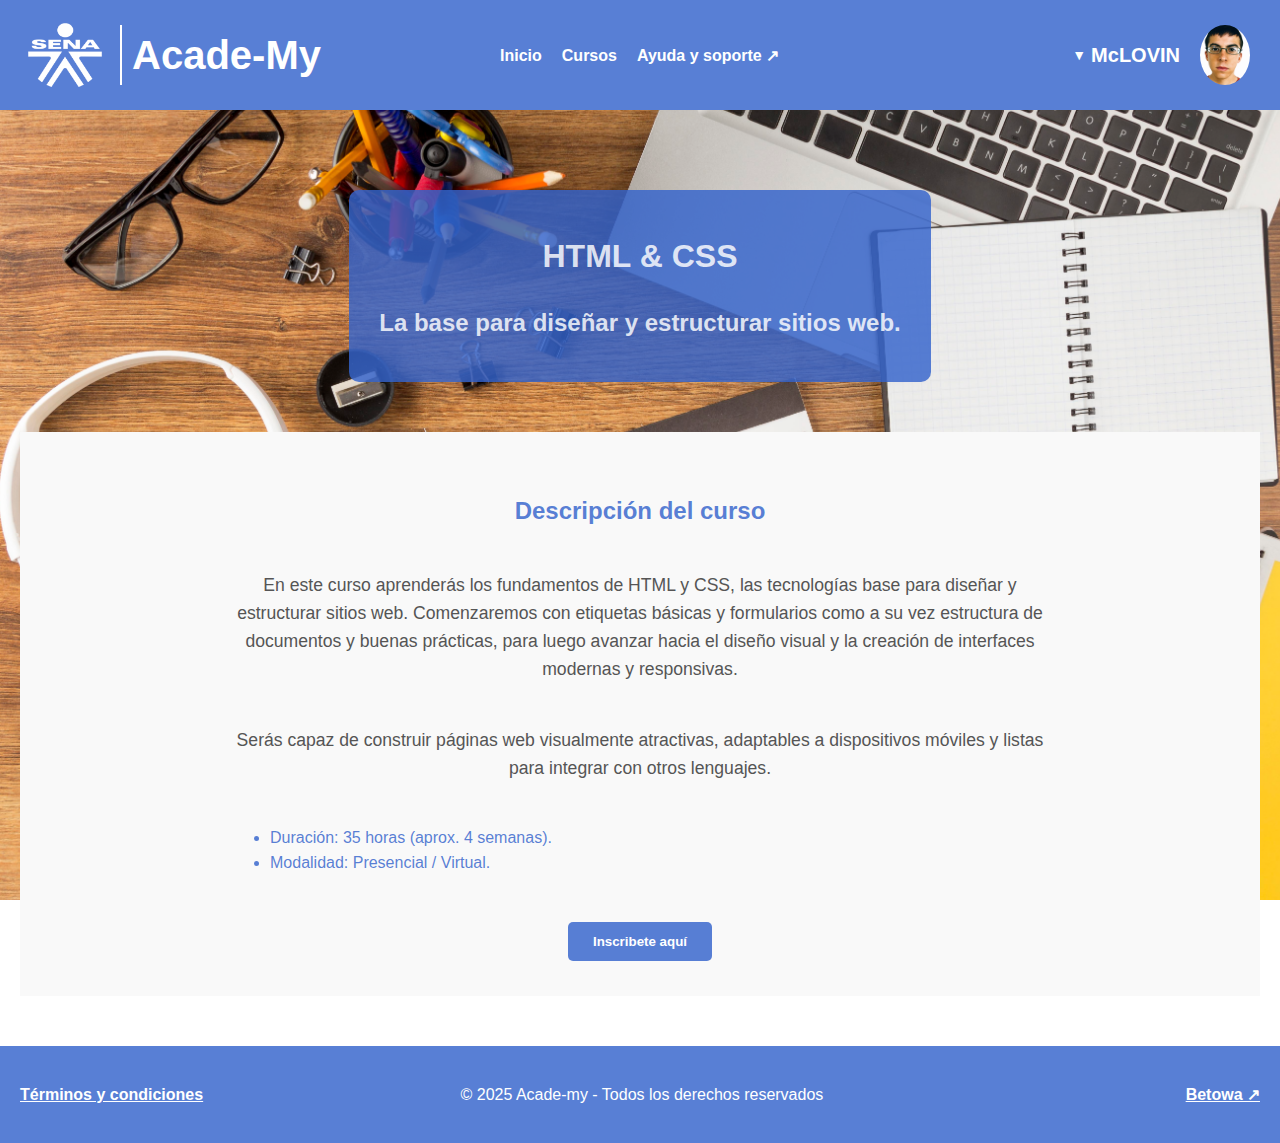
<file: HTML/index-2/html-css-2.html>
<!DOCTYPE html>
<html lang="en">
<head>
    <meta charset="UTF-8">
    <meta name="viewport" content="width=device-width, initial-scale=1.0">
    <title>HTML & CSS - Información</title>
    <link rel="icon" href="/IMG/logosena.png" type="image/png">
    <link rel="stylesheet" href="/CSS/all-cursos.css"> <!-- Global de cursos-->
    <link rel="stylesheet" href="/CSS/header.css"> <!-- Header global-->
    <link rel="stylesheet" href="/CSS/footer.css"> <!-- Footer global-->
</head>
<body>

    <!-- Header -->
    <header>
        <div class="logo-contenedor">
            <img src="/IMG/logosena.png" alt="img" width="90" height="80">
            <div class="barra"></div>
            <div class="nombre">Acade-My</div>
        </div>

        <nav>
            <ul class="menu">
                <li><a href="/HTML/index-2.html">Inicio</a></li>
                <li><a href="https://betowa.sena.edu.co/oferta?modality=A&modality=P">Cursos</a></li>
                <li><a href="https://portal.senasofiaplus.edu.co/">Ayuda y soporte ↗</a></li> <!--Redirige a SofíaPlus-->
            </ul>
        </nav>

        <div class="user">
            <div class="dropdown">
                <span class="username"><span class="arrow">▼</span>McLOVIN</span>
                <ul class="menu-drop">
                    <li><a href="?">Editar información</a></li> <!-- Como pa' qué-->
                    <li><a href="/HTML/index.html">Cerrar sesión</a></li>
                </ul>
            </div>
            
            <img src="/IMG/McLOVIN.png" alt="avatar" width="50" height="60">
        </div>
    </header>

    <!-- Contenido/Descripción del curso-->
    <main class="bannerCursos">
        <div class="padre">
            <section class="banner">
                <h1>HTML & CSS</h1>
                <h2>La base para diseñar y estructurar sitios web.</h2>
            </section>

            <section class="descripcion">
            <div class="box-descripcion">
                <h2>Descripción del curso</h2>
                <p>
                En este curso aprenderás los fundamentos de HTML y CSS, las
                tecnologías base para diseñar y estructurar sitios web. Comenzaremos
                con etiquetas básicas y formularios como a su vez 
                estructura de documentos y buenas prácticas,
                para luego avanzar hacia el diseño visual y la creación de interfaces
                modernas y responsivas.
                </p>
                <p>Serás capaz de construir páginas web visualmente atractivas, adaptables a dispositivos móviles y listas para integrar con otros lenguajes.</p>
                
                <ul>
                    <li><a>Duración: 35 horas (aprox. 4 semanas).</a></li>
                    <li><a>Modalidad: Presencial / Virtual.</a></li>
                </ul>
                
                <form action="/HTML/index-2/html-css-2.html" method="">
                <button type="submit">Inscribete aquí<a href="/HTML/index-2/html-css-2.html"></a></button></form>
            </div>  
            </section>
        </div>
    </main>

    <!-- Footer -->
    <footer>
        <nav>
            <a href="/HTML/terms.html">Términos y condiciones</a>
            <p>&copy; 2025 Acade-my - Todos los derechos reservados</p>
            <a href="https://betowa.sena.edu.co/">Betowa ↗</a> <!--Redirige a la página Betowa-->
        </nav>
    </footer>

</body>
</html>
</file>
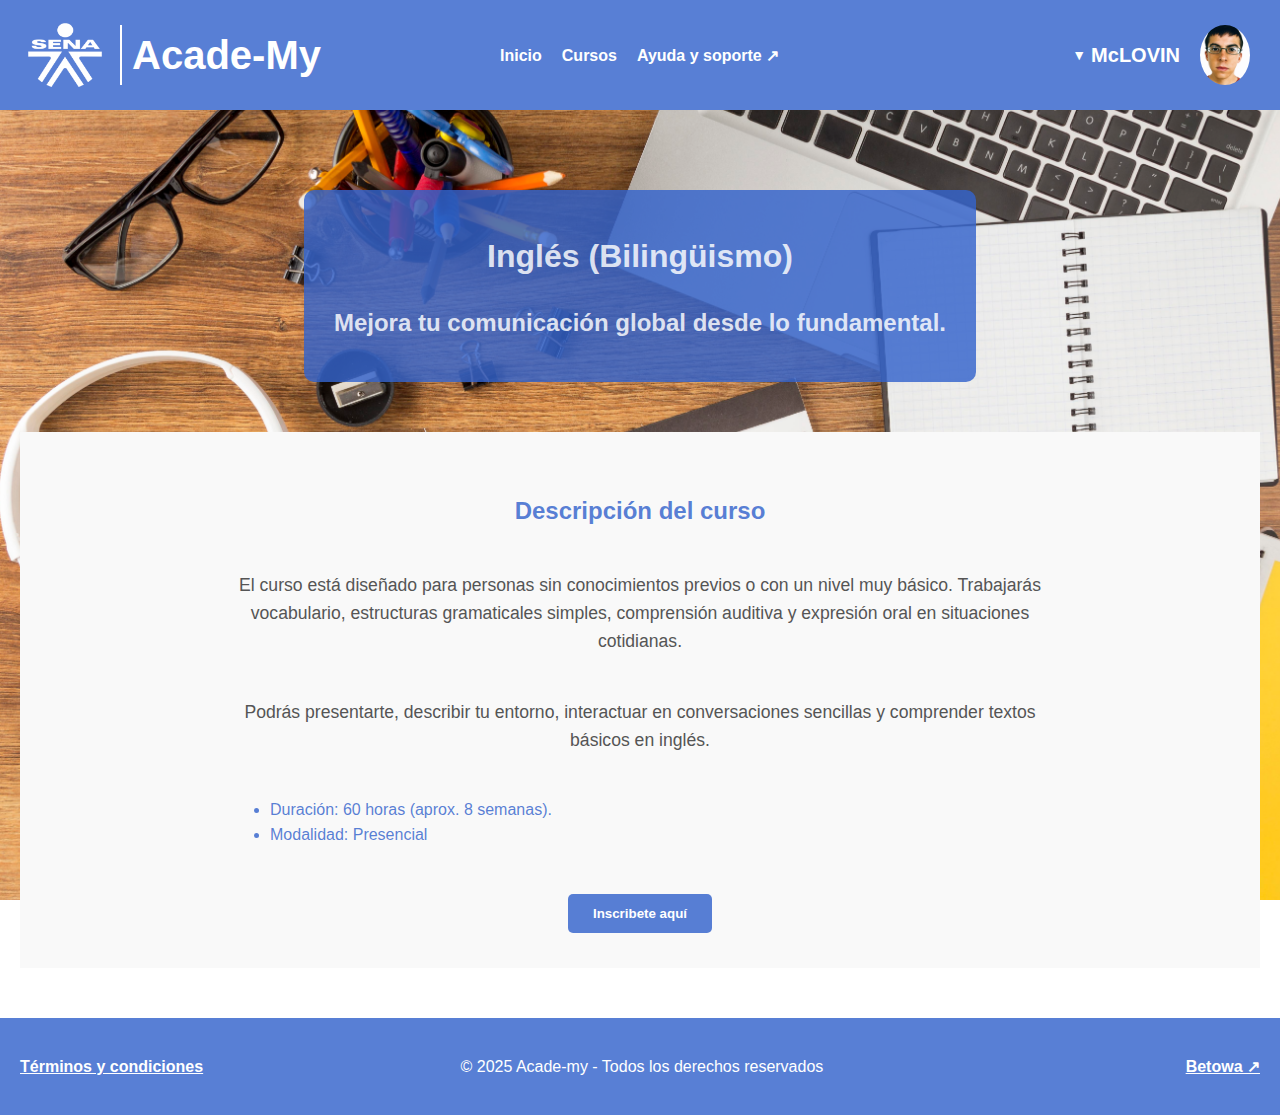
<file: HTML/index-2/ingles-2.html>
<!DOCTYPE html>
<html lang="en">
<head>
    <meta charset="UTF-8">
    <meta name="viewport" content="width=device-width, initial-scale=1.0">
    <title>Inglés - Información</title>
    <link rel="icon" href="/IMG/logosena.png" type="image/png">
    <link rel="stylesheet" href="/CSS/all-cursos.css"> <!-- Global de cursos-->
    <link rel="stylesheet" href="/CSS/header.css"> <!-- Header global-->
    <link rel="stylesheet" href="/CSS/footer.css"> <!-- Footer global-->
</head>
<body>

    <!-- Header -->
    <header>
        <div class="logo-contenedor">
            <img src="/IMG/logosena.png" alt="img" width="90" height="80">
            <div class="barra"></div>
            <div class="nombre">Acade-My</div>
        </div>

        <nav>
            <ul class="menu">
                <li><a href="/HTML/index-2.html">Inicio</a></li>
                <li><a href="https://betowa.sena.edu.co/oferta?modality=A&modality=P">Cursos</a></li>
                <li><a href="https://portal.senasofiaplus.edu.co/">Ayuda y soporte ↗</a></li> <!--Redirige a SofíaPlus-->
            </ul>
        </nav>

        <div class="user">
            <div class="dropdown">
                <span class="username"><span class="arrow">▼</span>McLOVIN</span>
                <ul class="menu-drop">
                    <li><a href="?">Editar información</a></li> <!-- Como pa' qué-->
                    <li><a href="/HTML/index.html">Cerrar sesión</a></li>
                </ul>
            </div>
            
            <img src="/IMG/McLOVIN.png" alt="avatar" width="50" height="60">
        </div>
    </header>

    <!-- Contenido/Descripción del curso-->
    <main class="bannerCursos">
        <div class="padre">
            <section class="banner">
                <h1>Inglés (Bilingüismo)</h1>
                <h2>Mejora tu comunicación global desde lo fundamental.</h2>
            </section>

            <section class="descripcion">
            <div class="box-descripcion">
                <h2>Descripción del curso</h2>
                <p>El curso está diseñado para personas sin conocimientos previos o con un nivel muy básico.
                Trabajarás vocabulario, estructuras gramaticales simples, comprensión auditiva y expresión 
                oral en situaciones cotidianas.</p>
                <p>Podrás presentarte, describir tu entorno, interactuar en conversaciones sencillas y 
                comprender textos básicos en inglés.</p>
                <ul>
                    <li><a>Duración: 60 horas (aprox. 8 semanas).</a></li>
                    <li><a>Modalidad: Presencial</a></li>
                </ul>

                <form action="/HTML/index-2/ingles-2.html" method="">
                <button type="submit">Inscribete aquí<a href="/HTML/index-2/ingles-2.html"></a></button></form>
            </div>  
            </section>
        </div>
    </main>

    <!-- Footer -->
    <footer>
        <nav>
            <a href="/HTML/terms.html">Términos y condiciones</a>
            <p>&copy; 2025 Acade-my - Todos los derechos reservados</p>
            <a href="https://betowa.sena.edu.co/">Betowa ↗</a> <!--Redirige a la página Betowa-->
        </nav>
    </footer>

</body>
</html>
</file>
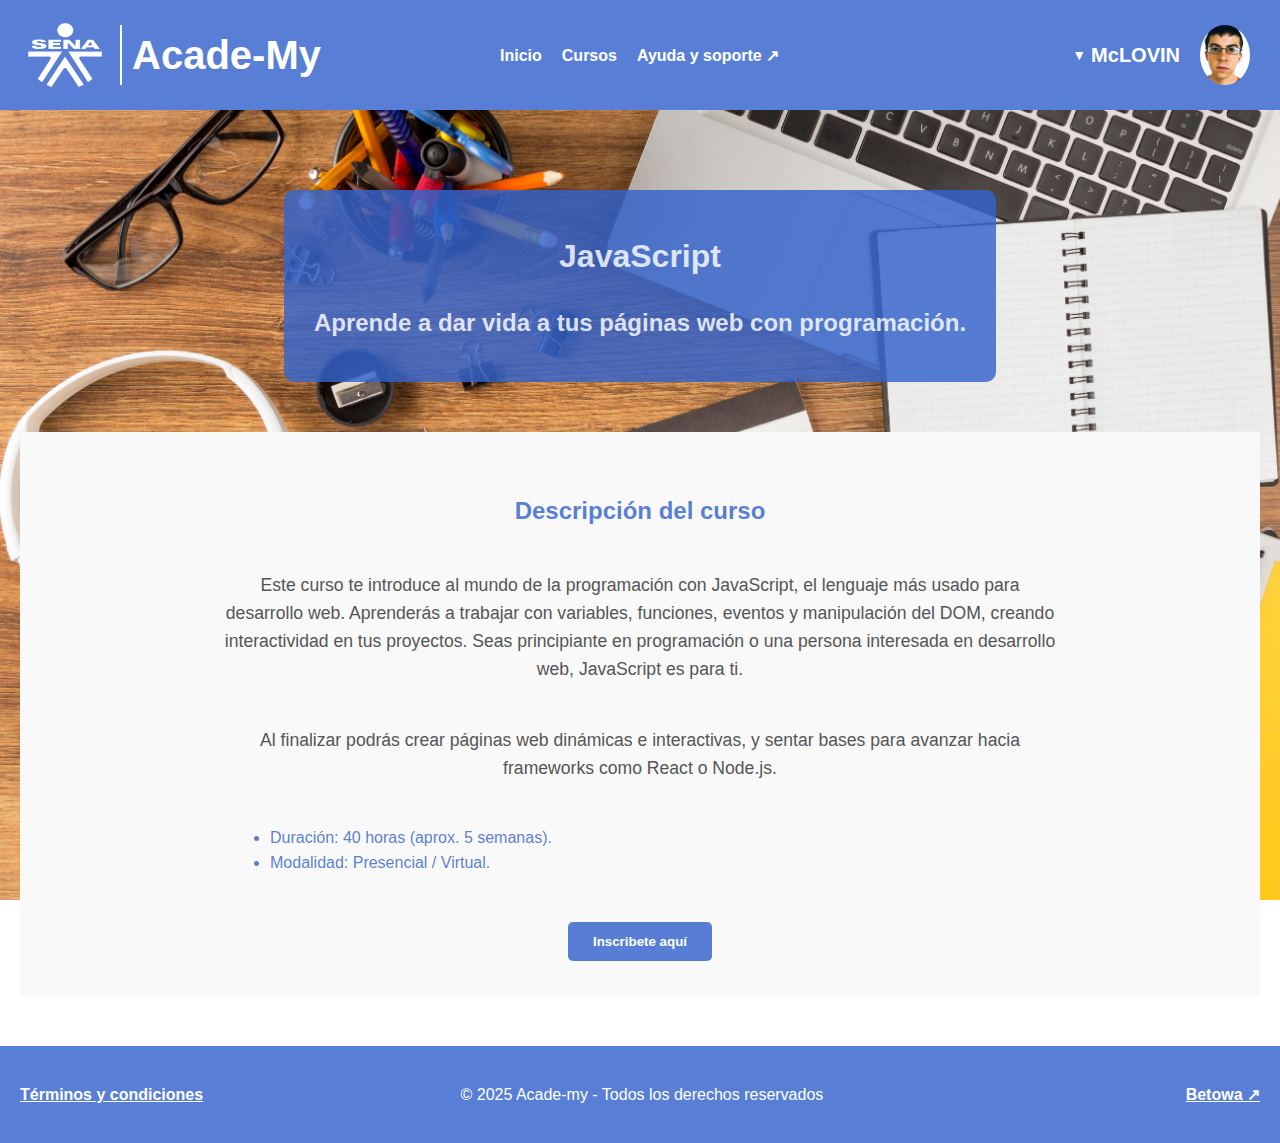
<file: HTML/index-2/javascript-2.html>
<!DOCTYPE html>
<html lang="en">
<head>
    <meta charset="UTF-8">
    <meta name="viewport" content="width=device-width, initial-scale=1.0">
    <title>JavaScript - Información</title>
    <link rel="icon" href="/IMG/logosena.png" type="image/png">
    <link rel="stylesheet" href="/CSS/all-cursos.css"> <!-- Global de cursos-->
    <link rel="stylesheet" href="/CSS/header.css"> <!-- Header global-->
    <link rel="stylesheet" href="/CSS/footer.css"> <!-- Footer global-->
</head>
<body>

    <!-- Header -->
    <header>
        <div class="logo-contenedor">
            <img src="/IMG/logosena.png" alt="img" width="90" height="80">
            <div class="barra"></div>
            <div class="nombre">Acade-My</div>
        </div>

        <nav>
            <ul class="menu">
                <li><a href="/HTML/index-2.html">Inicio</a></li>
                <li><a href="https://betowa.sena.edu.co/oferta?modality=A&modality=P">Cursos</a></li>
                <li><a href="https://portal.senasofiaplus.edu.co/">Ayuda y soporte ↗</a></li> <!--Redirige a SofíaPlus-->
            </ul>
        </nav>

        <div class="user">
            <div class="dropdown">
                <span class="username"><span class="arrow">▼</span>McLOVIN</span>
                <ul class="menu-drop">
                    <li><a href="?">Editar información</a></li> <!-- Como pa' qué-->
                    <li><a href="/HTML/index.html">Cerrar sesión</a></li>
                </ul>
            </div>
            
            <img src="/IMG/McLOVIN.png" alt="avatar" width="50" height="60">
        </div>
    </header>

    <!-- Contenido/Descripción del curso-->
    <main class="bannerCursos">
        <div class="padre">
            <section class="banner">
                <h1>JavaScript</h1>
                <h2>Aprende a dar vida a tus páginas web con programación.</h2>
            </section>

            <section class="descripcion">
            <div class="box-descripcion">
                <h2>Descripción del curso</h2>
                <p>Este curso te introduce al mundo de la programación con JavaScript, el lenguaje más usado para desarrollo web. Aprenderás a trabajar con variables, funciones, eventos y manipulación del DOM, creando interactividad en tus proyectos.
                Seas principiante en programación o una persona interesada en desarrollo web, JavaScript es para ti.</p>
                <p>Al finalizar podrás crear páginas web dinámicas e interactivas, y sentar bases para avanzar hacia frameworks como React o Node.js.</p>
                
                <ul>
                    <li><a>Duración: 40 horas (aprox. 5 semanas).</a></li>
                    <li><a>Modalidad: Presencial / Virtual.</a></li>
                </ul>

                <form action="/HTML/index-2/javascript-2.html" method="">
                <button type="submit">Inscribete aquí<a href="/HTML/index-2/javascript-2.html"></a></button></form>
            </div>  
            </section>
        </div>
    </main>

    <!-- Footer -->
    <footer>
        <nav>
            <a href="/HTML/terms.html">Términos y condiciones</a>
            <p>&copy; 2025 Acade-my - Todos los derechos reservados</p>
            <a href="https://betowa.sena.edu.co/">Betowa ↗</a> <!--Redirige a la página Betowa-->
        </nav>
    </footer>

</body>
</html>
</file>
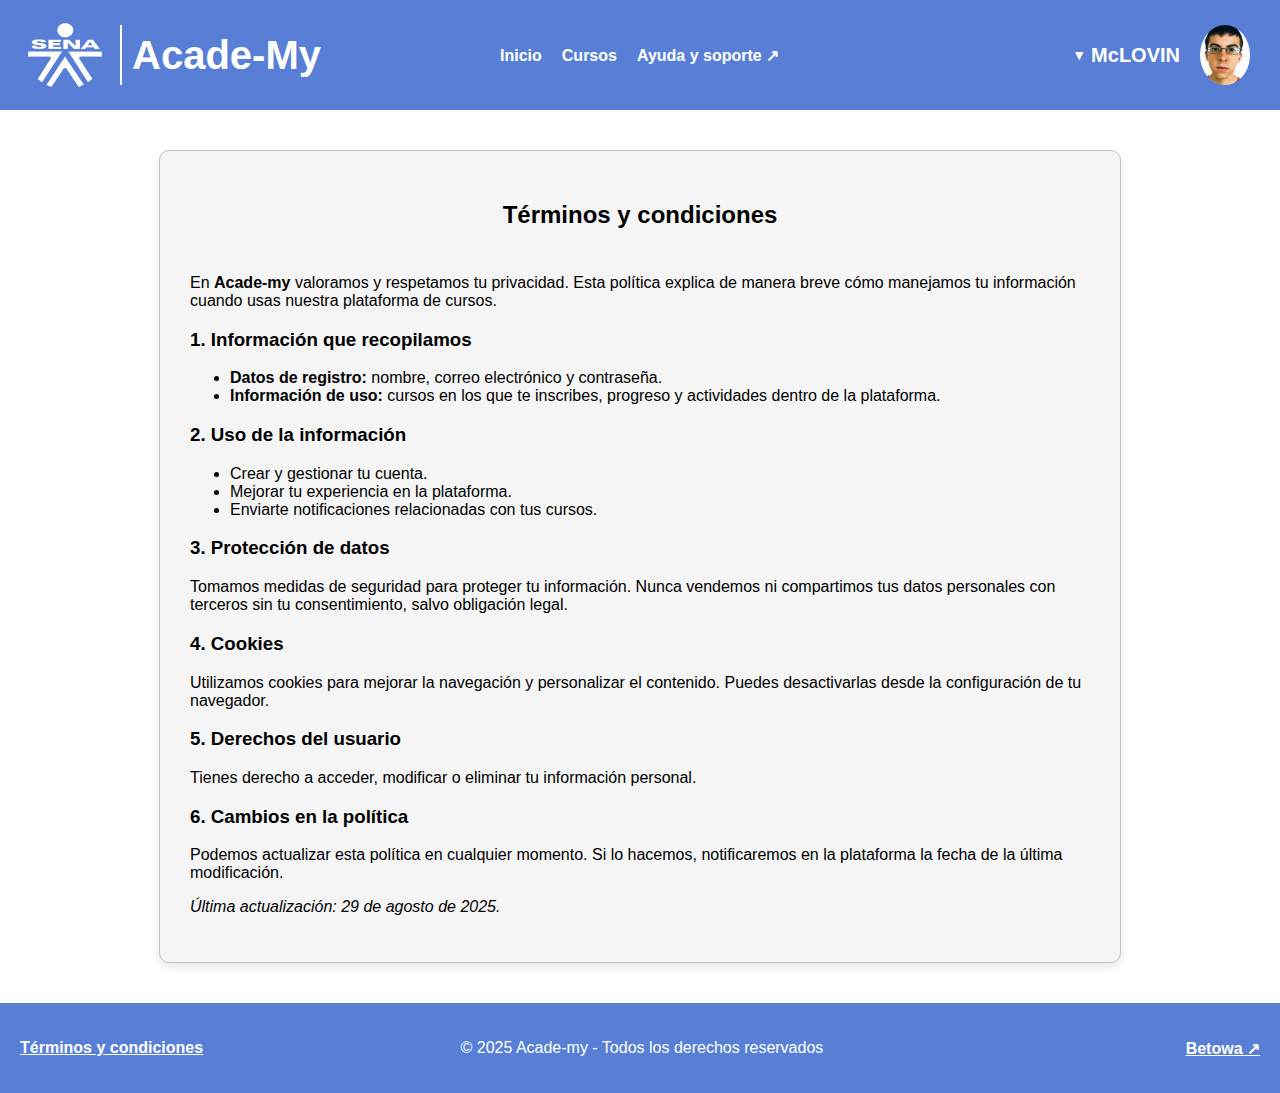
<file: HTML/index-2/terms-2.html>
<!DOCTYPE html>
<html lang="en">
<head>
    <meta charset="UTF-8">
    <meta name="viewport" content="width=device-width, initial-scale=1.0">
    <title>Términos y Condiciones</title>
    <link rel="icon" href="/IMG/logosena.png" type="image/png">
    <link rel="stylesheet" href="/CSS/terms.css">
    <link rel="stylesheet" href="/CSS/header.css">
    <link rel="stylesheet" href="/CSS/footer.css">
</head>
<body>
    
    <!-- Header-->
    <header>
        <div class="logo-contenedor">
            <img src="/IMG/logosena.png" alt="img" width="90" height="80">
            <div class="barra"></div>
            <div class="nombre">Acade-My</div>
        </div>
        <nav>
            <ul class="menu">
                <li><a href="/HTML/index-2.html">Inicio</a></li>
                <li><a href="https://betowa.sena.edu.co/oferta?modality=A&modality=P">Cursos</a></li>
                <li><a href="https://portal.senasofiaplus.edu.co/">Ayuda y soporte ↗</a></li> <!--Redirige a SofíaPlus-->
            </ul>
        </nav>
        <div class="user">
            <div class="dropdown">
                <span class="username"><span class="arrow">▼</span>McLOVIN</span>
                <ul class="menu-drop">
                    <li><a href="?">Editar información</a></li> <!-- Como pa' qué-->
                    <li><a href="/HTML/index.html">Cerrar sesión</a></li>
                </ul>
            </div>
            
            <img src="/IMG/McLOVIN.png" alt="avatar" width="50" height="60">
        </div>
    </header>

    <!-- Texto / Términos -->
    <main>
        <section class="terms">
            <div class="text_terms">
                <h2>Términos y condiciones</h2>
                <p>En <strong>Acade-my</strong> valoramos y respetamos tu privacidad. Esta política explica de manera breve cómo manejamos tu información cuando usas nuestra plataforma de cursos.</p>
                <h3>1. Información que recopilamos</h3>
                <ul>
                    <li><strong>Datos de registro:</strong> nombre, correo electrónico y contraseña.</li>
                    <li><strong>Información de uso:</strong> cursos en los que te inscribes, progreso y actividades dentro de la plataforma.</li>
                </ul>

                <h3>2. Uso de la información</h3>
                <ul>
                    <li>Crear y gestionar tu cuenta.</li>
                    <li>Mejorar tu experiencia en la plataforma.</li>
                    <li>Enviarte notificaciones relacionadas con tus cursos.</li>
                </ul>

                <h3>3. Protección de datos</h3>
                <p>Tomamos medidas de seguridad para proteger tu información. Nunca vendemos ni compartimos tus datos personales con terceros sin tu consentimiento, salvo obligación legal.</p>

                <h3>4. Cookies</h3>
                <p>Utilizamos cookies para mejorar la navegación y personalizar el contenido. Puedes desactivarlas desde la configuración de tu navegador.</p>

                <h3>5. Derechos del usuario</h3>
                <p>Tienes derecho a acceder, modificar o eliminar tu información personal.</p>

                <h3>6. Cambios en la política</h3>
                <p>Podemos actualizar esta política en cualquier momento. Si lo hacemos, notificaremos en la plataforma la fecha de la última modificación.</p>
                <p><em>Última actualización: 29 de agosto de 2025.</em></p>
            </div>
        </section>
    </main>

    <!-- Footer-->
    <footer>
        <nav>
            <a href="/HTML/terms.html">Términos y condiciones</a>
            <p>&copy; 2025 Acade-my - Todos los derechos reservados</p>
            <a href="https://betowa.sena.edu.co/">Betowa ↗</a> <!--Redirige a la página Betowa-->
        </nav>
    </footer>
</body>
</html>
</file>
<file: CSS/index.css>
body {
    font-family: Arial, sans-serif;
    background-color: #fff;
    box-sizing: border-box;
    color: #333;
    line-height: 1.6;
    margin: 0;
    padding: 0;
    width: 100%;
    overflow-x: hidden; /* Evita que haya un scroll horizontal(X)*/
}

/* Esconde la barra de scroll vertical*/
body::-webkit-scrollbar {
    width: 0;
    height: 0;
}

/* Banner */
.banner { 
    background-image: url("/IMG/banner.jpg");
    background-size:cover; /* Hace que cubra toda la pantalla*/
    background-position: center; 
    background-attachment:fixed; /* La imagen se queda fija a la hora del desplazamiento*/
}

.banner { 
    color: #3464ccd2;
    text-align: center;
    padding: 80px 30px;
}

.banner h1 {
    font-size: 2.5em;
    margin-bottom: 15px;
}

.banner p {
    font-size: 1.2em;
    margin-bottom: 25px;
    font-weight: bold;
}

.banner button {
    background: #fff;
    color: #3464ccd2;
    padding: 12px 25px;
    border: none;
    border-radius: 5px;
    font-weight: bold;
    transition: 0.4s;
    cursor: pointer; /* Cambia el cursor al pasar por encima */
}

.banner button:hover {
    background: rgba(82, 0, 169, 0.651);
    color: #fff;
}

/* Cursos */
.lista-cursos {
    display: grid;
    grid-template-columns: repeat(2, 1fr);
    gap: 20px;
    padding-right: 200px;
    padding-left: 200px;
}

.cursos {
    padding: 50px 30px;
    background: #fff;
    text-align: center;
}

.cursos h2 {
    color: #3464ccd2;
    margin-bottom: 30px;
}

.curso {
    background: rgba(240, 240, 240, 0.699);
    border: 1px solid #c3c2c2;
    box-shadow: 0px 4px 10px rgba(0, 0, 0, 0.1);
    border-radius: 10px;
    padding: 20px;
    transition: transform 0.3s;
}

.curso:hover {
    transform: translateY(-10px);
    border-color: #3464ccd2;
    box-shadow: 0 0 5px rgba(82, 0, 169, 0.651);

}

.curso h3 {
    color: #3464ccd2;
    margin-bottom: 10px;
}

.curso button {
    background: #3464ccd2;
    color: white;
    border: none;
    padding: 10px 15px;
    border-radius: 5px;
    cursor: pointer;
    transition: 0.4s;
}

.curso button:hover {
    background: rgba(82, 0, 169, 0.651);
}

/* Testimonios */
.testimonios {
    background-image: url("/IMG/banner.jpg");
    background-size:cover;
    background-position: center; 
    background-attachment:fixed;
    font-weight: bold;
}

.testimonios {
    padding: 50px 20px;
    text-align: center;
}

.testimonios h2 {
    color: #3464ccd2;
    margin-bottom: 20px;
}

.testimonios h4 {
    font-style: italic;
    padding-left: 15px;
    color: #3464ccd2;
}
</file>
<file: CSS/header.css>
/*Este archivo css es un header global 
para usarse en los archivos html que lo necesiten*/

header {
    background: #3464ccd2; 
    color: white;
    padding: 15px 20px;
    display: flex; /* Alinea elementos en una sola dirección: fila(row) o columna(column)*/
        align-items: center;
        justify-content: space-between;
}

header nav a {
    display: inline-flex;
        align-items: center;
        line-height: 1;   /* Hace que la altura sea uniforme */
        vertical-align: middle;
}

.logo-contenedor{
    display: flex;
        align-items: center;
}

.barra {
    width: 2px;
    height: 60px;
    background-color: white;
    margin-left: 10px;
    margin-right: 10px;
}
.nombre {
    font-size: 40px;
    font-weight: bold;
    margin: 0px;
    padding-left: 0px;
}

nav ul {
    list-style: none;
    display: flex;
    gap: 20px;
}

nav ul li a {
    color: white;
    text-decoration: none;
    font-weight: bold;
    transition: color 0.3s;
}

nav ul li a:hover {
    color: rgba(82, 0, 169, 0.651);
}

/* Inicio de sesión o registro*/
.reg {
    margin-left: 98px;
}

.reg a {
    color: #fff;
    margin-left: 10px;
    margin-right: 10px;
    text-decoration: none;
    font-weight: bold;
    transition: color 0.3s;

}

.reg a:hover {
    color: rgba(82, 0, 169, 0.651);
}

/* Perfil de usuario al iniciar sesión*/
.user {
    display: flex;
        align-items: center;
        gap: 20px;
        position: relative;
        margin-right: 10px;
        margin-left: 154px;
}

.user img {
    border-radius: 50%;
}

.username {
    color: #fff;
    text-decoration: none;
    font-size: 20px;
    font-weight: bold;
    cursor: pointer;
    display: inline-flex; /* Sirve para ampliar el area del hover*/
    align-items: center;
}

.username .arrow {
  font-size: 0.7em; /* más pequeño que el texto */
  margin-right: 5px; /* espacio entre el nombre y la flecha */
}

/* Dropdown */
.dropdown {
    position: relative;
}

/* Menú oculto */
.menu-drop { 
    display: none;
    position: absolute;
    top: 100%;
    right: 0; /* Alineado al final del nombre*/
    background: rgba(240, 240, 240, 0.758);
    border-radius: 10px;
    list-style: none;
    padding: 0px;
    margin: 0px;
    box-shadow: 0px 4px 10px rgba(0,0,0,0.15);
    z-index: 1000;
    min-width: 180px;
}

/* Links dentro del menú */
.menu-drop li a {
    display: block;
    font-weight: bold;
    padding: 10px 15px;
    color: #3464ccd2; 
    text-decoration: none;
    transition: background 0.4s;
}

.menu-drop  li a:hover {
    background: rgba(82, 0, 169, 0.651);
    color: white;
    border-radius: 10px;
    transition: 0.4s;
}

/* Mostrar menú al pasar el mouse */
.dropdown:hover .menu-drop  {
    display: block; /* Hace visible el menú al pasar el ratón */
}
</file>
<file: CSS/footer.css>
/*Este archivo css es un footer global 
para usarse en los archivos html que lo necesiten*/

footer {
    background: #3464ccd2;
    color: white;
    padding: 20px;
    display: flex;
        justify-content: center; 
        align-items: center;
        flex-wrap: wrap; /* Evita que se descuadre en pantallas pequeñas*/
}

footer nav {
    display: flex;
    justify-content:space-between;
    align-items: center;
    width: 100%;
}

nav {
    display: flex;
    align-items: center;
}

footer nav p {
    padding: 0 50px;
    margin-right: 105px;
}

footer nav a {
    color: #ffffff;
    font-weight: bold;
    transition: color 0.4s;

}

footer nav a:hover {
    color: rgba(82, 0, 169, 0.651);
}
</file>
<file: CSS/all-cursos.css>
body {
    font-family: Arial, sans-serif;
    background-color: #fff;
    box-sizing: border-box;
    color: #333;
    line-height: 1.6;
    margin: 0;
    padding: 0;
    width: 100%;
    overflow-x: hidden; /* Evita que haya un scroll horizontal(X)*/
}

/* Esconde la barra de scroll vertical*/
    body::-webkit-scrollbar {
    width: 0;
    height: 0;
}

/* Banner */
.bannerCursos { 
    background-image: url("/IMG/all_cursos.jpg");
    background-size:cover; /* Hace que cubra toda la pantalla*/
    background-position: center; 
    background-attachment:fixed; /* La imagen se queda fija a la hora del desplazamiento*/
}

.padre {
    text-align: center;
    padding: 80px 20px 50px;
}

.banner {
    background-color: #3464ccd2;
    color: #ffffffd2;
    text-align: center;
    display: inline-block; /* La caja solo ocupa lo que mide el texto */
    padding: 20px 30px;
    border-radius: 10px;
    margin-bottom: 50px;
}

.banner h2 {
    font-weight: bold;
}

/* Contenido*/
.descripcion {
    padding-right: 200px;
    padding-left: 200px;
    padding-top: 40px;
    display: flex;
    justify-content: center;
    background: #f9f9f9;
}

.box-descripcion {
    max-width: 800%;
    text-align: center;
}

.box-descripcion h2 {
    margin-bottom: 40px;
    color: #3464ccd2;
}

.box-descripcion p {
    font-size: 1.1rem;
    line-height: 1.6;
    color: #555;
    padding-bottom: 25px;
}

.box-descripcion ul {
    color: #3464ccd2;
    text-align: left;
    padding-bottom: 30px;
    padding-left: 50px;
}

.box-descripcion button {
    color: #fff;
    background-color: #3464ccd2;
    padding: 12px 25px;
    margin-bottom: 35px;
    border: none;
    border-radius: 5px;
    font-weight: bold;
    transition: 0.4s;
    cursor: pointer; /* Cambia el cursor al pasar por encima */
}

.box-descripcion button:hover {
    background: rgba(82, 0, 169, 0.651);
    color: #fff;
}

.box-descripcion p a {
    color: #3464ccd2;
    text-decoration: none;
    font-weight: bold;
    transition: color 0.3s;
}

.box-descripcion p a:hover {
    text-decoration: none;
    color: rgba(82, 0, 169, 0.651)
}
</file>
<file: CSS/terms.css>
body {
    font-family: Arial, sans-serif;
    background-color: #fff;
    
    margin: 0;
    padding: 0;
    overflow-x: hidden;
}

/* Esconde la barra de scroll vertical*/
body::-webkit-scrollbar {
    width: 0;
    height: 0;
}

.text_terms {
    background: rgba(240, 240, 240, 0.699);
    padding: 30px;
    border: 1px solid #c3c2c2;
    border-radius: 10px;
    box-shadow: 0px 4px 10px rgba(0, 0, 0, 0.1);
    margin: 40px auto; 
    max-width: 900px;
}

.text_terms h2 {
    padding-bottom: 25px;
    text-align: center;
}
</file>
